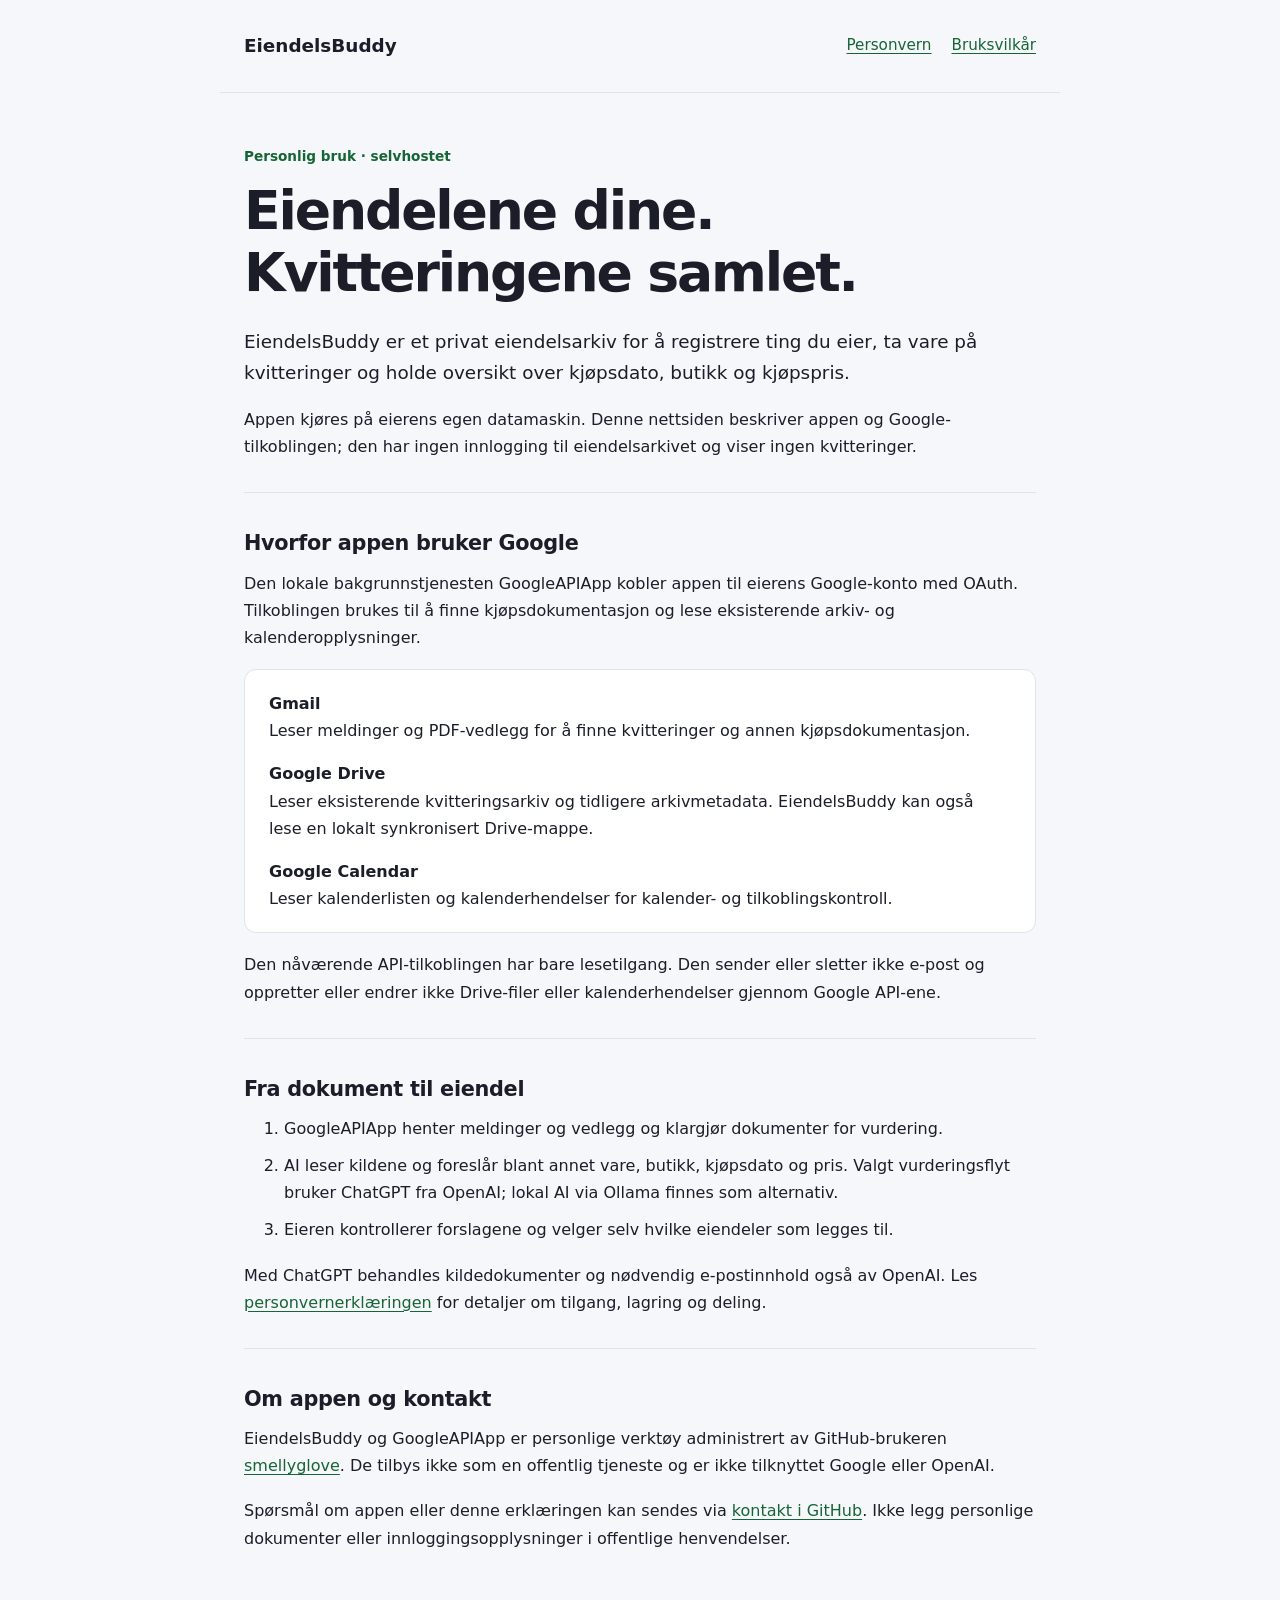
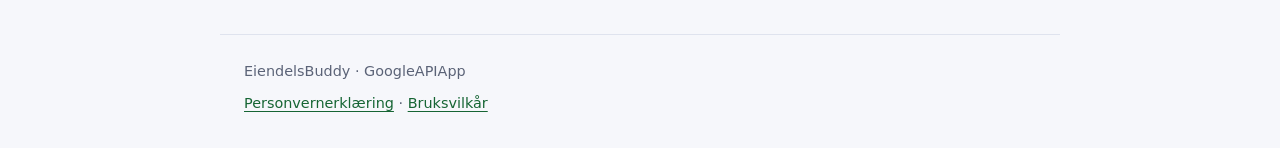
<file: index.html>
<!doctype html>
<html lang="nb">
<head>
  <meta charset="utf-8">
  <meta name="viewport" content="width=device-width, initial-scale=1">
  <meta name="description" content="EiendelsBuddy er et privat, selvhostet eiendelsarkiv med kvitteringskontroll gjennom GoogleAPIApp.">
  <title>EiendelsBuddy – personlig eiendelsarkiv</title>
  <link rel="stylesheet" href="style.css">
</head>
<body>
  <header class="site-header">
    <a class="brand" href="./" aria-current="page">EiendelsBuddy</a>
    <nav aria-label="Hovedmeny"><a href="personvern/">Personvern</a><a href="vilkar/">Bruksvilkår</a></nav>
  </header>
  <main id="innhold">
    <p class="eyebrow">Personlig bruk · selvhostet</p>
    <h1>Eiendelene dine.<br>Kvitteringene samlet.</h1>
    <p class="lead">EiendelsBuddy er et privat eiendelsarkiv for å registrere ting du eier, ta vare på kvitteringer og holde oversikt over kjøpsdato, butikk og kjøpspris.</p>
    <p>Appen kjøres på eierens egen datamaskin. Denne nettsiden beskriver appen og Google-tilkoblingen; den har ingen innlogging til eiendelsarkivet og viser ingen kvitteringer.</p>

    <section aria-labelledby="google">
      <h2 id="google">Hvorfor appen bruker Google</h2>
      <p>Den lokale bakgrunnstjenesten GoogleAPIApp kobler appen til eierens Google-konto med OAuth. Tilkoblingen brukes til å finne kjøpsdokumentasjon og lese eksisterende arkiv- og kalenderopplysninger.</p>
      <dl>
        <dt>Gmail</dt><dd>Leser meldinger og PDF-vedlegg for å finne kvitteringer og annen kjøpsdokumentasjon.</dd>
        <dt>Google Drive</dt><dd>Leser eksisterende kvitteringsarkiv og tidligere arkivmetadata. EiendelsBuddy kan også lese en lokalt synkronisert Drive-mappe.</dd>
        <dt>Google Calendar</dt><dd>Leser kalenderlisten og kalenderhendelser for kalender- og tilkoblingskontroll.</dd>
      </dl>
      <p>Den nåværende API-tilkoblingen har bare lesetilgang. Den sender eller sletter ikke e-post og oppretter eller endrer ikke Drive-filer eller kalenderhendelser gjennom Google API-ene.</p>
    </section>

    <section aria-labelledby="vurdering">
      <h2 id="vurdering">Fra dokument til eiendel</h2>
      <ol>
        <li>GoogleAPIApp henter meldinger og vedlegg og klargjør dokumenter for vurdering.</li>
        <li>AI leser kildene og foreslår blant annet vare, butikk, kjøpsdato og pris. Valgt vurderingsflyt bruker ChatGPT fra OpenAI; lokal AI via Ollama finnes som alternativ.</li>
        <li>Eieren kontrollerer forslagene og velger selv hvilke eiendeler som legges til.</li>
      </ol>
      <p>Med ChatGPT behandles kildedokumenter og nødvendig e-postinnhold også av OpenAI. Les <a href="personvern/">personvernerklæringen</a> for detaljer om tilgang, lagring og deling.</p>
    </section>

    <section aria-labelledby="kontakt">
      <h2 id="kontakt">Om appen og kontakt</h2>
      <p>EiendelsBuddy og GoogleAPIApp er personlige verktøy administrert av GitHub-brukeren <a href="https://github.com/smellyglove">smellyglove</a>. De tilbys ikke som en offentlig tjeneste og er ikke tilknyttet Google eller OpenAI.</p>
      <p>Spørsmål om appen eller denne erklæringen kan sendes via <a href="https://github.com/smellyglove/eiendelsbuddy-info/issues">kontakt i GitHub</a>. Ikke legg personlige dokumenter eller innloggingsopplysninger i offentlige henvendelser.</p>
    </section>
  </main>
  <footer><p>EiendelsBuddy · GoogleAPIApp</p><p><a href="personvern/">Personvernerklæring</a> · <a href="vilkar/">Bruksvilkår</a></p></footer>
</body>
</html>
</file>
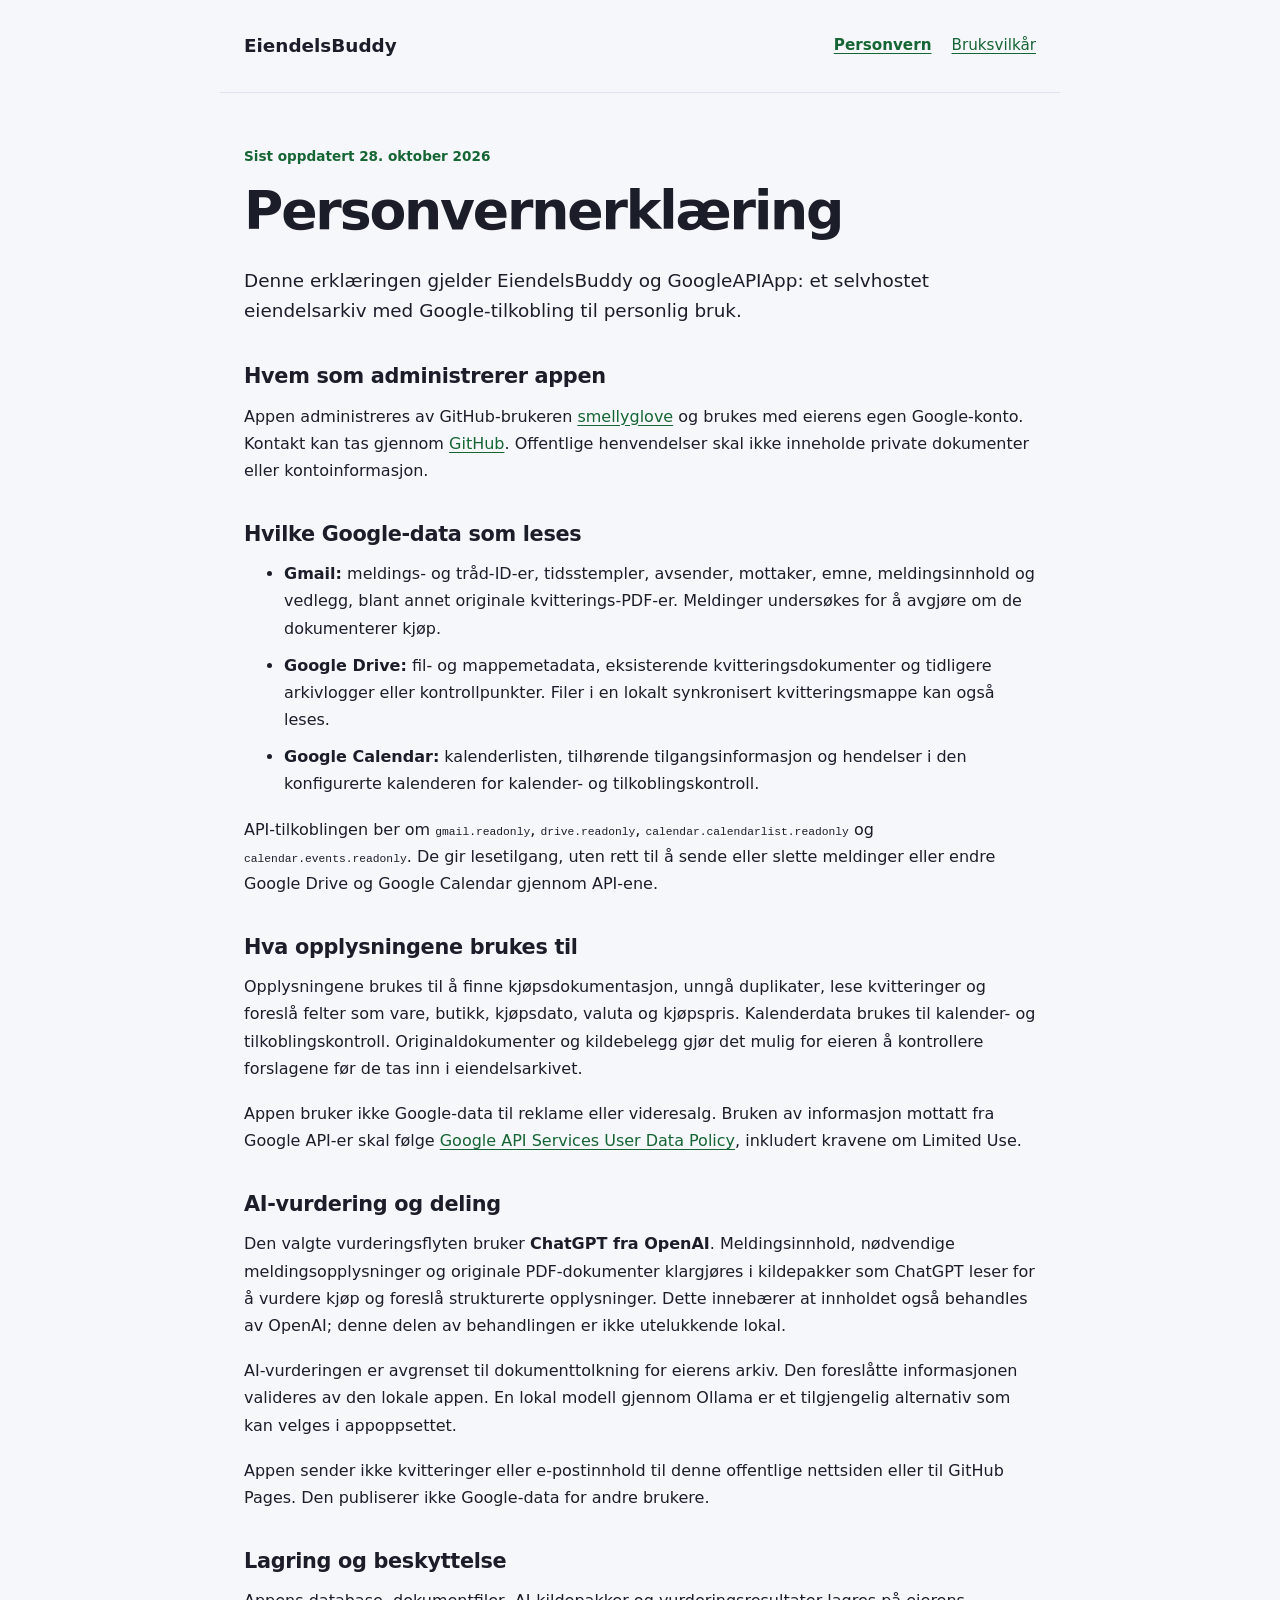
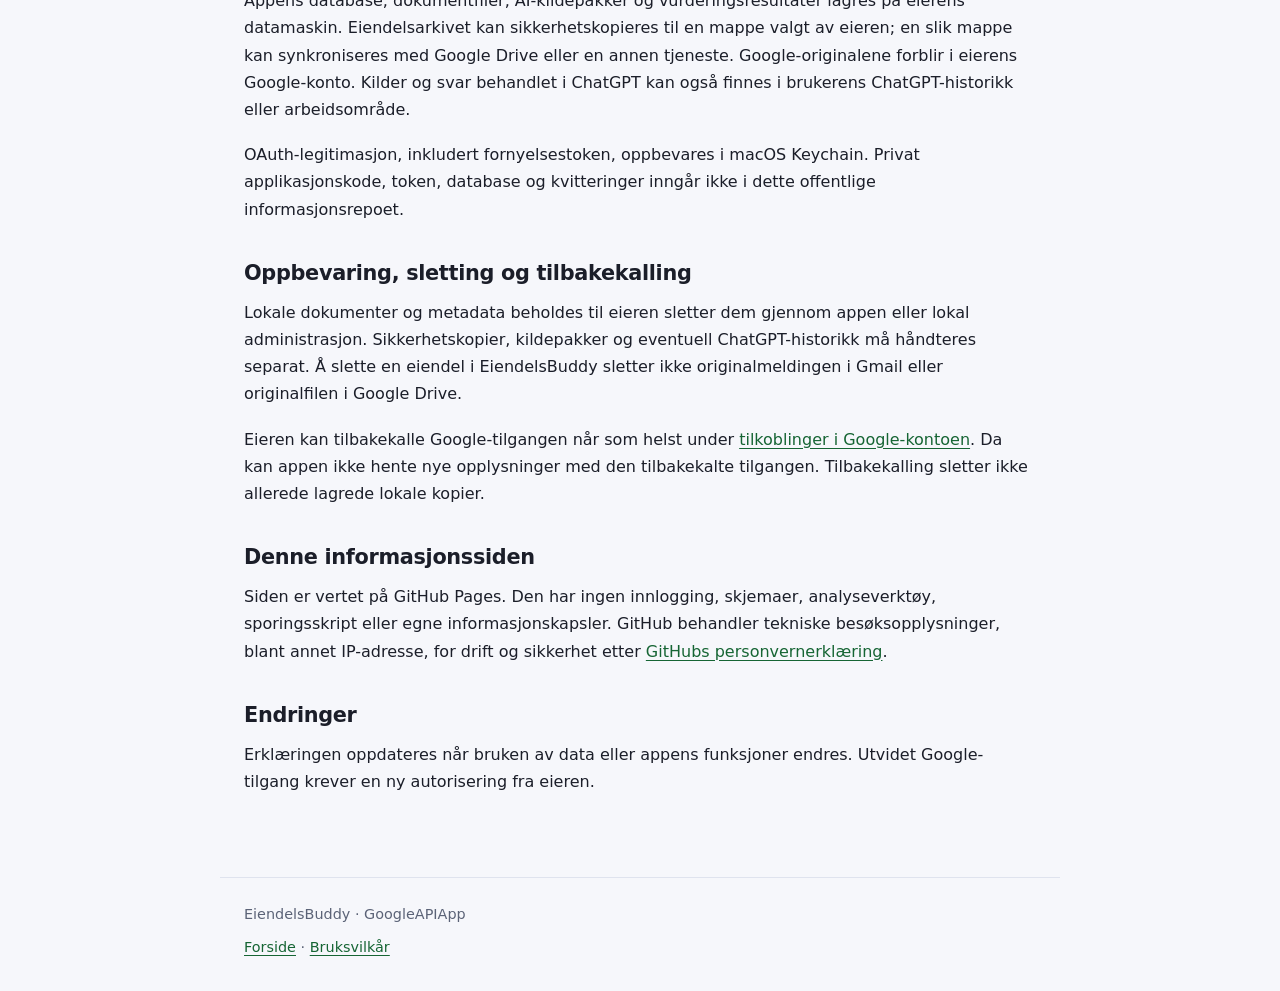
<file: personvern/index.html>
<!doctype html>
<html lang="nb">
<head>
  <meta charset="utf-8">
  <meta name="viewport" content="width=device-width, initial-scale=1">
  <meta name="description" content="Slik bruker EiendelsBuddy og GoogleAPIApp Google-data, dokumenter og AI-vurdering.">
  <title>Personvernerklæring – EiendelsBuddy</title>
  <link rel="stylesheet" href="../style.css">
</head>
<body>
  <header class="site-header"><a class="brand" href="../">EiendelsBuddy</a><nav aria-label="Hovedmeny"><a href="./" aria-current="page">Personvern</a><a href="../vilkar/">Bruksvilkår</a></nav></header>
  <main>
    <p class="eyebrow">Sist oppdatert 28. oktober 2026</p>
    <h1>Personvernerklæring</h1>
    <p class="lead">Denne erklæringen gjelder EiendelsBuddy og GoogleAPIApp: et selvhostet eiendelsarkiv med Google-tilkobling til personlig bruk.</p>

    <h2>Hvem som administrerer appen</h2>
    <p>Appen administreres av GitHub-brukeren <a href="https://github.com/smellyglove">smellyglove</a> og brukes med eierens egen Google-konto. Kontakt kan tas gjennom <a href="https://github.com/smellyglove/eiendelsbuddy-info/issues">GitHub</a>. Offentlige henvendelser skal ikke inneholde private dokumenter eller kontoinformasjon.</p>

    <h2>Hvilke Google-data som leses</h2>
    <ul>
      <li><strong>Gmail:</strong> meldings- og tråd-ID-er, tidsstempler, avsender, mottaker, emne, meldingsinnhold og vedlegg, blant annet originale kvitterings-PDF-er. Meldinger undersøkes for å avgjøre om de dokumenterer kjøp.</li>
      <li><strong>Google Drive:</strong> fil- og mappemetadata, eksisterende kvitteringsdokumenter og tidligere arkivlogger eller kontrollpunkter. Filer i en lokalt synkronisert kvitteringsmappe kan også leses.</li>
      <li><strong>Google Calendar:</strong> kalenderlisten, tilhørende tilgangsinformasjon og hendelser i den konfigurerte kalenderen for kalender- og tilkoblingskontroll.</li>
    </ul>
    <p>API-tilkoblingen ber om <code>gmail.readonly</code>, <code>drive.readonly</code>, <code>calendar.calendarlist.readonly</code> og <code>calendar.events.readonly</code>. De gir lesetilgang, uten rett til å sende eller slette meldinger eller endre Google Drive og Google Calendar gjennom API-ene.</p>

    <h2>Hva opplysningene brukes til</h2>
    <p>Opplysningene brukes til å finne kjøpsdokumentasjon, unngå duplikater, lese kvitteringer og foreslå felter som vare, butikk, kjøpsdato, valuta og kjøpspris. Kalenderdata brukes til kalender- og tilkoblingskontroll. Originaldokumenter og kildebelegg gjør det mulig for eieren å kontrollere forslagene før de tas inn i eiendelsarkivet.</p>
    <p>Appen bruker ikke Google-data til reklame eller videresalg. Bruken av informasjon mottatt fra Google API-er skal følge <a href="https://developers.google.com/terms/api-services-user-data-policy">Google API Services User Data Policy</a>, inkludert kravene om Limited Use.</p>

    <h2>AI-vurdering og deling</h2>
    <p>Den valgte vurderingsflyten bruker <strong>ChatGPT fra OpenAI</strong>. Meldingsinnhold, nødvendige meldingsopplysninger og originale PDF-dokumenter klargjøres i kildepakker som ChatGPT leser for å vurdere kjøp og foreslå strukturerte opplysninger. Dette innebærer at innholdet også behandles av OpenAI; denne delen av behandlingen er ikke utelukkende lokal.</p>
    <p>AI-vurderingen er avgrenset til dokumenttolkning for eierens arkiv. Den foreslåtte informasjonen valideres av den lokale appen. En lokal modell gjennom Ollama er et tilgjengelig alternativ som kan velges i appoppsettet.</p>
    <p>Appen sender ikke kvitteringer eller e-postinnhold til denne offentlige nettsiden eller til GitHub Pages. Den publiserer ikke Google-data for andre brukere.</p>

    <h2>Lagring og beskyttelse</h2>
    <p>Appens database, dokumentfiler, AI-kildepakker og vurderingsresultater lagres på eierens datamaskin. Eiendelsarkivet kan sikkerhetskopieres til en mappe valgt av eieren; en slik mappe kan synkroniseres med Google Drive eller en annen tjeneste. Google-originalene forblir i eierens Google-konto. Kilder og svar behandlet i ChatGPT kan også finnes i brukerens ChatGPT-historikk eller arbeidsområde.</p>
    <p>OAuth-legitimasjon, inkludert fornyelsestoken, oppbevares i macOS Keychain. Privat applikasjonskode, token, database og kvitteringer inngår ikke i dette offentlige informasjonsrepoet.</p>

    <h2>Oppbevaring, sletting og tilbakekalling</h2>
    <p>Lokale dokumenter og metadata beholdes til eieren sletter dem gjennom appen eller lokal administrasjon. Sikkerhetskopier, kildepakker og eventuell ChatGPT-historikk må håndteres separat. Å slette en eiendel i EiendelsBuddy sletter ikke originalmeldingen i Gmail eller originalfilen i Google Drive.</p>
    <p>Eieren kan tilbakekalle Google-tilgangen når som helst under <a href="https://myaccount.google.com/connections">tilkoblinger i Google-kontoen</a>. Da kan appen ikke hente nye opplysninger med den tilbakekalte tilgangen. Tilbakekalling sletter ikke allerede lagrede lokale kopier.</p>

    <h2>Denne informasjonssiden</h2>
    <p>Siden er vertet på GitHub Pages. Den har ingen innlogging, skjemaer, analyseverktøy, sporingsskript eller egne informasjonskapsler. GitHub behandler tekniske besøksopplysninger, blant annet IP-adresse, for drift og sikkerhet etter <a href="https://docs.github.com/en/site-policy/privacy-policies/github-general-privacy-statement">GitHubs personvernerklæring</a>.</p>

    <h2>Endringer</h2>
    <p>Erklæringen oppdateres når bruken av data eller appens funksjoner endres. Utvidet Google-tilgang krever en ny autorisering fra eieren.</p>
  </main>
  <footer><p>EiendelsBuddy · GoogleAPIApp</p><p><a href="../">Forside</a> · <a href="../vilkar/">Bruksvilkår</a></p></footer>
</body>
</html>
</file>
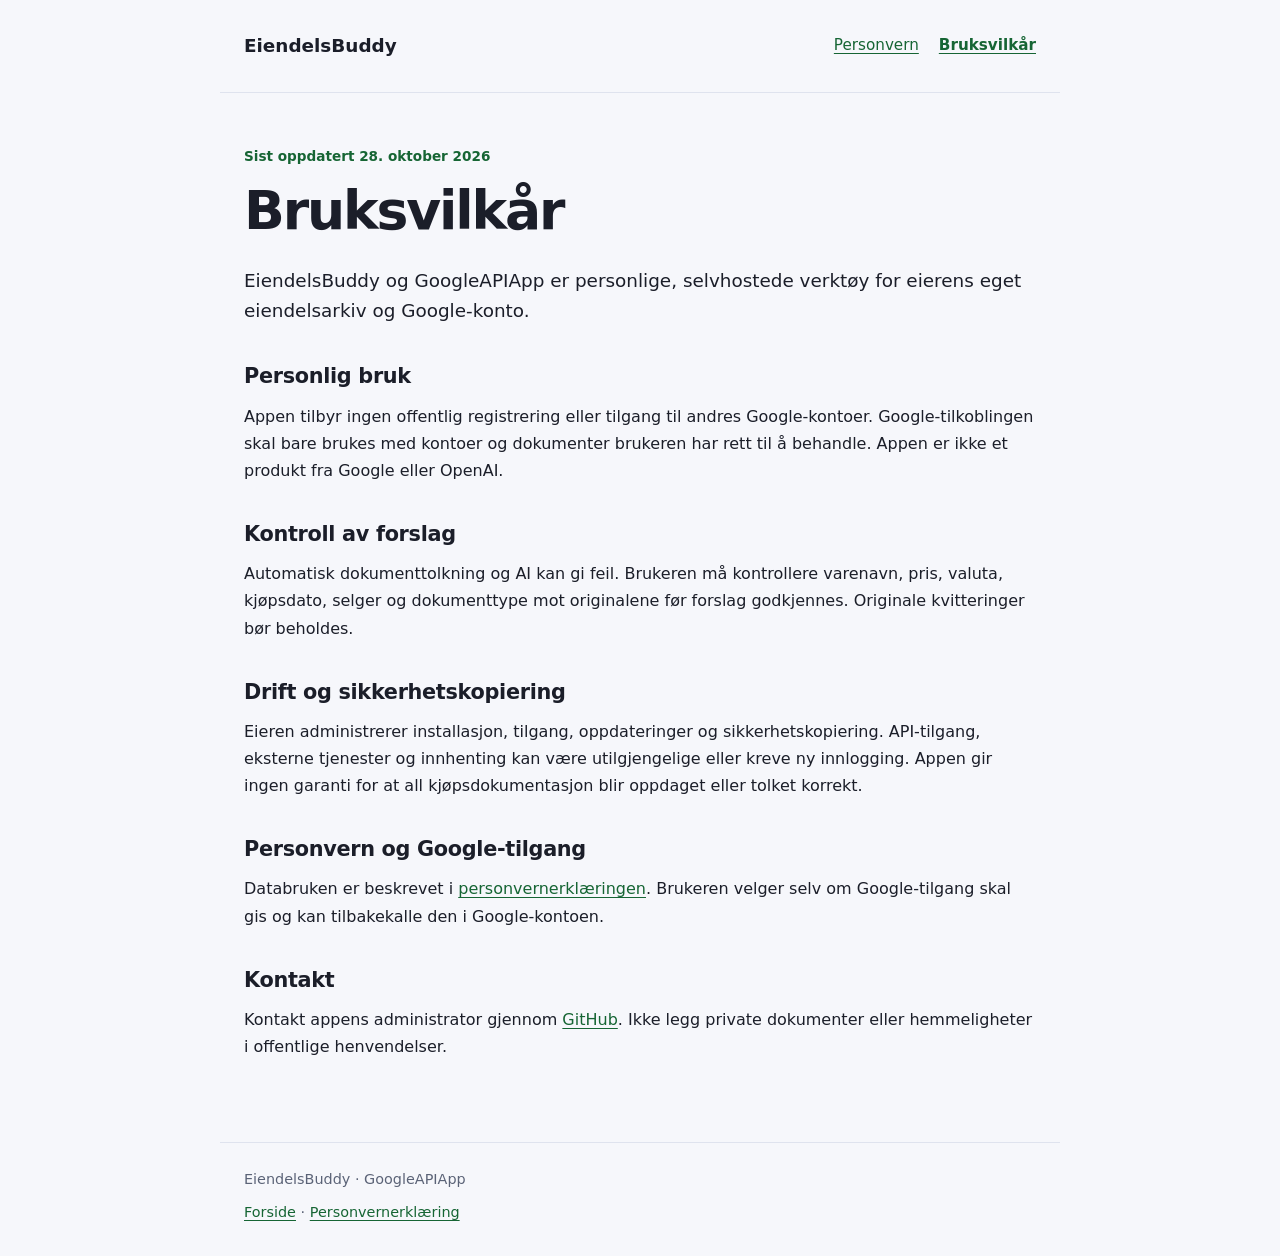
<file: vilkar/index.html>
<!doctype html>
<html lang="nb">
<head>
  <meta charset="utf-8">
  <meta name="viewport" content="width=device-width, initial-scale=1">
  <meta name="description" content="Bruksvilkår for det personlige eiendelsarkivet EiendelsBuddy og GoogleAPIApp.">
  <title>Bruksvilkår – EiendelsBuddy</title>
  <link rel="stylesheet" href="../style.css">
</head>
<body>
  <header class="site-header"><a class="brand" href="../">EiendelsBuddy</a><nav aria-label="Hovedmeny"><a href="../personvern/">Personvern</a><a href="./" aria-current="page">Bruksvilkår</a></nav></header>
  <main>
    <p class="eyebrow">Sist oppdatert 28. oktober 2026</p>
    <h1>Bruksvilkår</h1>
    <p class="lead">EiendelsBuddy og GoogleAPIApp er personlige, selvhostede verktøy for eierens eget eiendelsarkiv og Google-konto.</p>
    <h2>Personlig bruk</h2>
    <p>Appen tilbyr ingen offentlig registrering eller tilgang til andres Google-kontoer. Google-tilkoblingen skal bare brukes med kontoer og dokumenter brukeren har rett til å behandle. Appen er ikke et produkt fra Google eller OpenAI.</p>
    <h2>Kontroll av forslag</h2>
    <p>Automatisk dokumenttolkning og AI kan gi feil. Brukeren må kontrollere varenavn, pris, valuta, kjøpsdato, selger og dokumenttype mot originalene før forslag godkjennes. Originale kvitteringer bør beholdes.</p>
    <h2>Drift og sikkerhetskopiering</h2>
    <p>Eieren administrerer installasjon, tilgang, oppdateringer og sikkerhetskopiering. API-tilgang, eksterne tjenester og innhenting kan være utilgjengelige eller kreve ny innlogging. Appen gir ingen garanti for at all kjøpsdokumentasjon blir oppdaget eller tolket korrekt.</p>
    <h2>Personvern og Google-tilgang</h2>
    <p>Databruken er beskrevet i <a href="../personvern/">personvernerklæringen</a>. Brukeren velger selv om Google-tilgang skal gis og kan tilbakekalle den i Google-kontoen.</p>
    <h2>Kontakt</h2>
    <p>Kontakt appens administrator gjennom <a href="https://github.com/smellyglove/eiendelsbuddy-info/issues">GitHub</a>. Ikke legg private dokumenter eller hemmeligheter i offentlige henvendelser.</p>
  </main>
  <footer><p>EiendelsBuddy · GoogleAPIApp</p><p><a href="../">Forside</a> · <a href="../personvern/">Personvernerklæring</a></p></footer>
</body>
</html>
</file>
<file: style.css>
:root {
  color-scheme: light dark;
  --bg: #f6f7fb;
  --card: #fff;
  --text: #1b1e29;
  --muted: #5b6377;
  --border: #dfe3ee;
  --accent: #166534;
  font-family: system-ui, -apple-system, BlinkMacSystemFont, "Segoe UI", sans-serif;
  line-height: 1.7;
  background: var(--bg);
  color: var(--text);
}
@media (prefers-color-scheme: dark) {
  :root { --bg: #12141b; --card: #1c202a; --text: #e7e9f0; --muted: #a6afc0; --border: #2c3140; --accent: #86efac; }
}
* { box-sizing: border-box; }
body { margin: 0; }
a { color: var(--accent); text-underline-offset: .2em; overflow-wrap: anywhere; }
a:hover { text-decoration-thickness: 2px; }
a:focus-visible { outline: 3px solid var(--accent); outline-offset: 5px; border-radius: 3px; }
.site-header, main, footer { max-width: 840px; margin-inline: auto; padding-inline: 24px; }
.site-header { display: flex; align-items: center; justify-content: space-between; flex-wrap: wrap; gap: 12px 24px; padding-block: 24px; border-bottom: 1px solid var(--border); }
.brand { font-weight: 750; font-size: 1.15rem; text-decoration: none; color: var(--text); }
nav { display: flex; flex-wrap: wrap; gap: 20px; font-size: .95rem; }
nav a { display: inline-flex; align-items: center; min-height: 44px; }
nav a[aria-current] { font-weight: 700; }
main { padding-block: 52px 64px; }
.eyebrow { font-size: .85rem; font-weight: 650; color: var(--accent); margin-block: 0 12px; }
h1 { font-size: clamp(2rem, 6vw, 3.35rem); line-height: 1.15; letter-spacing: -.04em; margin-block: 0 24px; overflow-wrap: anywhere; }
h2 { font-size: 1.3rem; line-height: 1.35; letter-spacing: -.015em; margin-block: 36px 12px; }
p, ul, ol, dl { margin-block: 0 18px; }
.lead { font-size: 1.15rem; line-height: 1.65; }
section { border-top: 1px solid var(--border); margin-top: 32px; }
dl { background: var(--card); border: 1px solid var(--border); border-radius: 12px; padding: 20px 24px; }
dt { font-weight: 700; }
dd { margin: 0 0 16px; }
dd:last-child { margin-bottom: 0; }
li { margin-bottom: 10px; }
code { font-size: .87em; overflow-wrap: anywhere; }
footer { border-top: 1px solid var(--border); padding-block: 24px; color: var(--muted); font-size: .9rem; }
footer p { margin-block: 0 8px; }
@media (max-width: 420px) {
  .site-header, main, footer { padding-inline: 20px; }
  main { padding-top: 36px; }
  dl { padding: 16px; }
}
</file>
